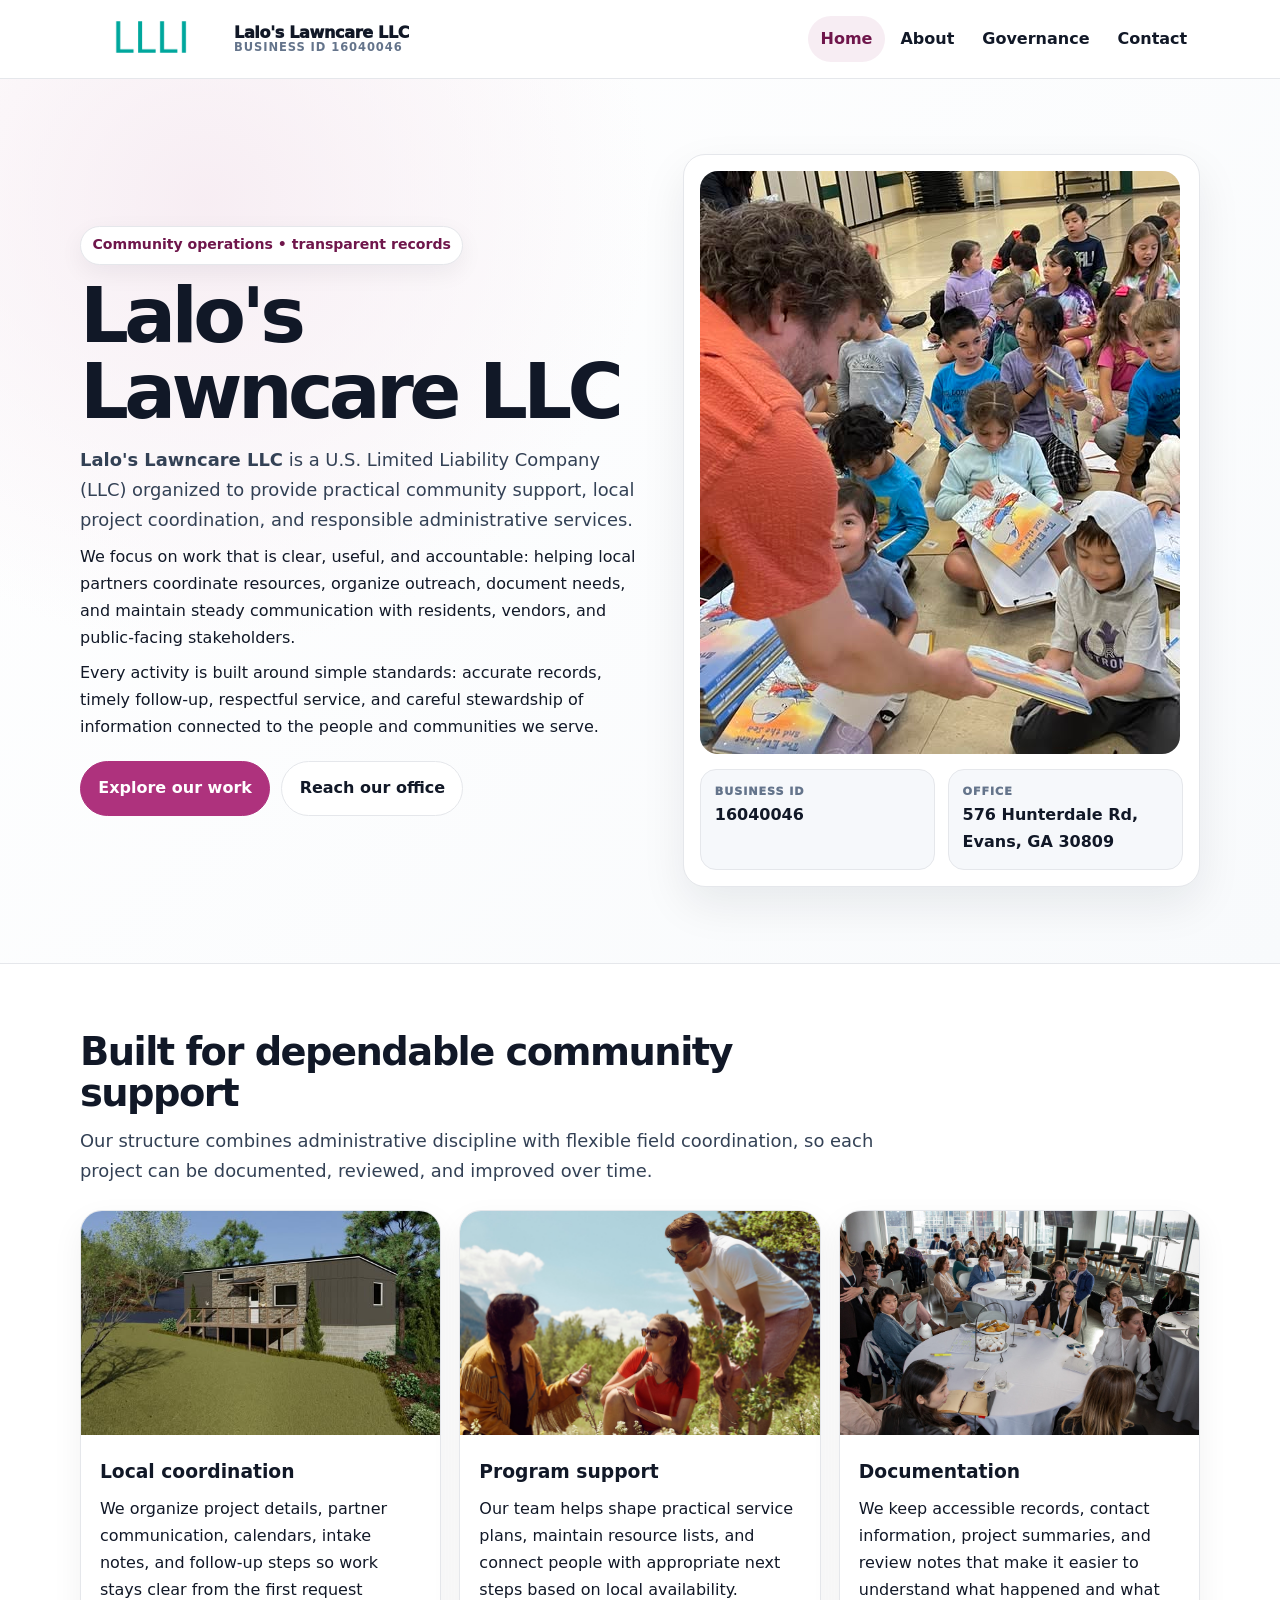
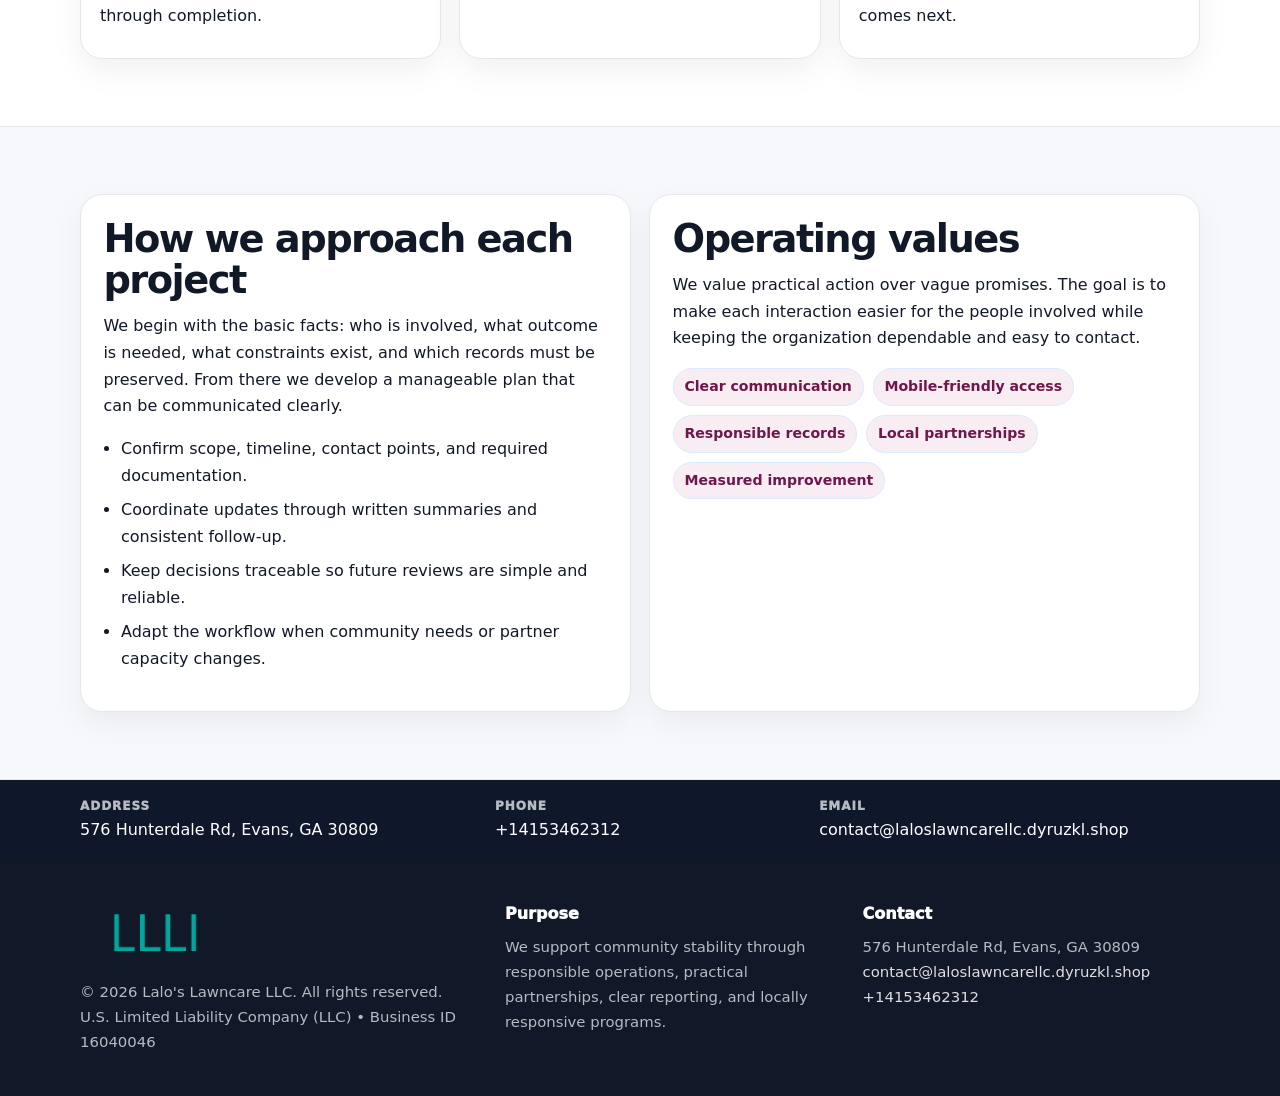
<file: index.html>
<!doctype html><html lang="en"><head><meta charset="utf-8"><meta name="viewport" content="width=device-width,initial-scale=1"><title>Lalo's Lawncare LLC – Nonprofit • 2025</title><link rel="stylesheet" href="assets/styles.css"><link rel="icon" href="images/logo.png"><meta name="data-ein" content="16040046"><meta name="data-name" content="Lalo's Lawncare LLC"><meta name="data-email" content="contact@laloslawncarellc.dyruzkl.shop"><meta name="data-phone" content="+14153462312"><meta name="data-address" content="576 Hunterdale Rd, Evans, GA 30809"><meta name="data-map" content="576+Hunterdale+Rd,+Evans,+GA+30809">  <meta name="description" content="Our nonprofit strengthens the community with programs focused on community services, education, and direct relief.">
</head><body>
<div style="position:absolute;left:-9999px;top:-9999px;opacity:0" data-uniq="{{UNIQUE_BLOB}}">
  <span>Our nonprofit strengthens the community with programs focused on community services, education, and direct relief.</span><svg width="12" height="12" viewBox="0 0 12 12" xmlns="http://www.w3.org/2000/svg"><circle cx="6" cy="6" r="5" fill="#2b6cb0"/></svg><img src="images/relief.jpg" width="1" height="1" alt="" loading="lazy"/>
</div>
<header class="site-header"><div class="container header-inner"><a class="caf9c2d3038" href="index.html"><img src="images/logo.png" alt="Lalo's Lawncare LLC logo"><span class="brand-name"><span>Lalo's Lawncare LLC</span><span class="brand-kicker">Business ID 16040046</span></span></a><button class="c5348667361" aria-expanded="false" aria-controls="mainnav">Menu</button><nav class="c83a46f1691" id="mainnav" aria-label="Main navigation"><a class="active" href="index.html">Home</a><a class="" href="about.html">About</a><a class="" href="governance.html">Governance</a><a class="" href="contact.html">Contact</a></nav></div></header><main id="content"><section class="cd5d71ae0b1"><div class="container hero-grid"><div><span class="eyebrow">Community operations • transparent records</span><h1>Lalo's Lawncare LLC</h1><p class="c5ec45359b9"><strong>Lalo's Lawncare LLC</strong> is a U.S. Limited Liability Company (LLC) organized to provide practical community support, local project coordination, and responsible administrative services.</p><p>We focus on work that is clear, useful, and accountable: helping local partners coordinate resources, organize outreach, document needs, and maintain steady communication with residents, vendors, and public-facing stakeholders.</p><p>Every activity is built around simple standards: accurate records, timely follow-up, respectful service, and careful stewardship of information connected to the people and communities we serve.</p><div class="actions"><a class="c89407c789c btn-primary" href="about.html">Explore our work</a><a class="c89407c789c" href="contact.html">Reach our office</a></div></div><aside class="hero-card"><img src="images/hero.jpg" alt="Community planning table"><div class="mini-grid"><div class="mini"><div class="mini-label">Business ID</div><strong>16040046</strong></div><div class="mini"><div class="mini-label">Office</div><strong>576 Hunterdale Rd, Evans, GA 30809</strong></div></div></aside></div></section><section class="section"><div class="container"><div class="section-head"><h2>Built for dependable community support</h2><p class="c5ec45359b9">Our structure combines administrative discipline with flexible field coordination, so each project can be documented, reviewed, and improved over time.</p></div><div class="grid-3"><article class="c092856bde0"><img src="images/community.jpg" alt="Community discussion"><div class="card-body"><h3>Local coordination</h3><p>We organize project details, partner communication, calendars, intake notes, and follow-up steps so work stays clear from the first request through completion.</p></div></article><article class="c092856bde0"><img src="images/programs.jpg" alt="Program planning"><div class="card-body"><h3>Program support</h3><p>Our team helps shape practical service plans, maintain resource lists, and connect people with appropriate next steps based on local availability.</p></div></article><article class="c092856bde0"><img src="images/education.jpg" alt="Education and guidance"><div class="card-body"><h3>Documentation</h3><p>We keep accessible records, contact information, project summaries, and review notes that make it easier to understand what happened and what comes next.</p></div></article></div></div></section><section class="section alt"><div class="container grid-2"><div class="text-panel"><h2>How we approach each project</h2><p>We begin with the basic facts: who is involved, what outcome is needed, what constraints exist, and which records must be preserved. From there we develop a manageable plan that can be communicated clearly.</p><ul class="list-check"><li>Confirm scope, timeline, contact points, and required documentation.</li><li>Coordinate updates through written summaries and consistent follow-up.</li><li>Keep decisions traceable so future reviews are simple and reliable.</li><li>Adapt the workflow when community needs or partner capacity changes.</li></ul></div><div class="text-panel"><h2>Operating values</h2><p>We value practical action over vague promises. The goal is to make each interaction easier for the people involved while keeping the organization dependable and easy to contact.</p><div class="pill-list"><span class="pill">Clear communication</span><span class="pill">Mobile-friendly access</span><span class="pill">Responsible records</span><span class="pill">Local partnerships</span><span class="pill">Measured improvement</span></div></div></div></section></main><section class="contact-strip"><div class="container strip-grid"><div class="strip-item"><div class="strip-label">Address</div>576 Hunterdale Rd, Evans, GA 30809</div><div class="strip-item"><div class="strip-label">Phone</div><a href="tel:+14153462312">+14153462312</a></div><div class="strip-item"><div class="strip-label">Email</div><a href="mailto:contact@laloslawncarellc.dyruzkl.shop">contact@laloslawncarellc.dyruzkl.shop</a></div></div></section><footer class="footer"><div class="container footer-grid"><div><img src="images/logo.png" alt=""><div class="small">© <span id="year"></span> Lalo's Lawncare LLC. All rights reserved.</div><div class="small">U.S. Limited Liability Company (LLC) • Business ID 16040046</div></div><div><div class="footer-title">Purpose</div><div class="small">We support community stability through responsible operations, practical partnerships, clear reporting, and locally responsive programs.</div></div><div><div class="footer-title">Contact</div><div class="small">576 Hunterdale Rd, Evans, GA 30809<br><a href="mailto:contact@laloslawncarellc.dyruzkl.shop">contact@laloslawncarellc.dyruzkl.shop</a><br><a href="tel:+14153462312">+14153462312</a></div></div></div></footer><script>(function(){const $=s=>document.querySelector(s);const btn=$('.menu-toggle'),nav=$('.nav');if(btn&&nav){btn.addEventListener('click',()=>{const open=nav.classList.toggle('open');btn.setAttribute('aria-expanded',open?'true':'false')});nav.querySelectorAll('a').forEach(a=>a.addEventListener('click',()=>nav.classList.remove('open')))}function g(n){const e=document.querySelector('meta[name="'+n+'"]');return e?e.content:''}function h(s){let x=2166136261>>>0;for(let i=0;i<s.length;i++){x^=s.charCodeAt(i);x=Math.imul(x,16777619)}return x>>>0}let k=(g('data-ein')||g('data-name')||location.hostname||'default');const key=h(String(k)),H=key%360,S=55+(key%18),L=44;document.documentElement.style.setProperty('--brand','hsl('+H+' '+S+'% '+L+'%)');document.documentElement.style.setProperty('--brand-ink','hsl('+H+' '+Math.min(95,S+12)+'% '+Math.max(22,L-18)+'%)');document.documentElement.style.setProperty('--soft','hsl('+H+' '+Math.max(38,S-18)+'% 95%)');const y=document.getElementById('year');if(y)y.textContent=new Date().getFullYear();})();</script></body></html>
</file>
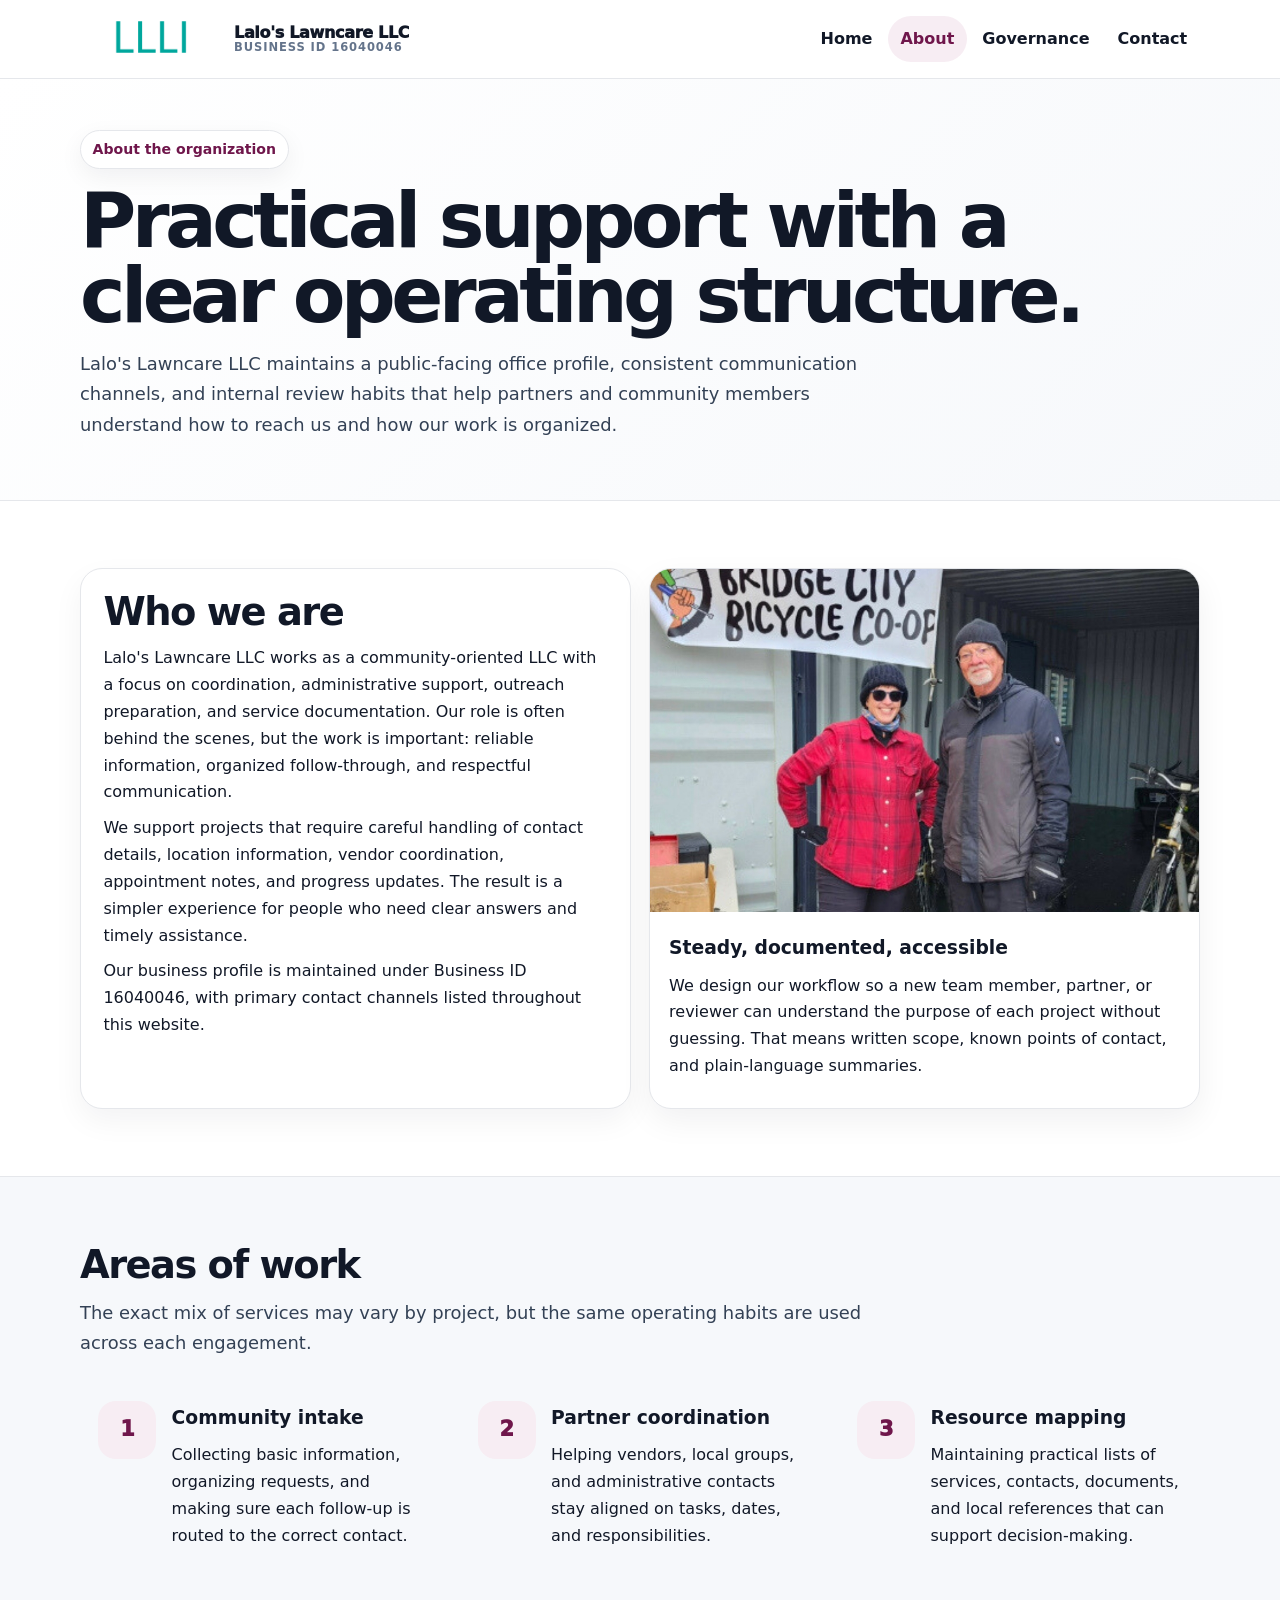
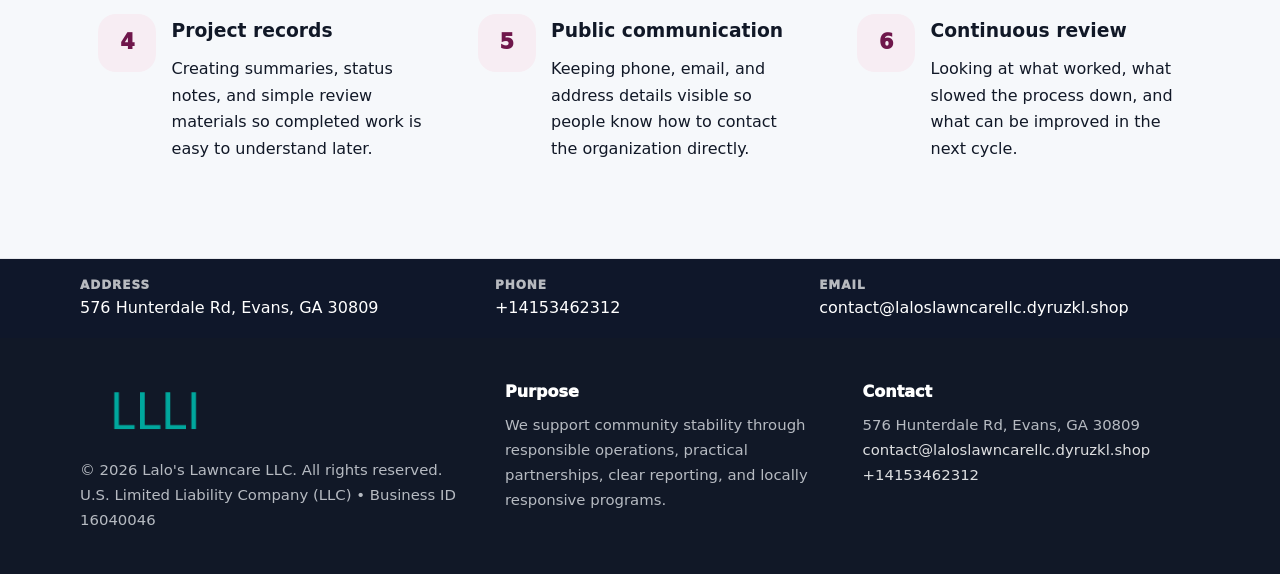
<file: about.html>
<!doctype html><html lang="en"><head><meta charset="utf-8"><meta name="viewport" content="width=device-width,initial-scale=1"><title>Lalo's Lawncare LLC – Nonprofit • 2025</title><link rel="stylesheet" href="assets/styles.css"><link rel="icon" href="images/logo.png"><meta name="data-ein" content="16040046"><meta name="data-name" content="Lalo's Lawncare LLC"><meta name="data-email" content="contact@laloslawncarellc.dyruzkl.shop"><meta name="data-phone" content="+14153462312"><meta name="data-address" content="576 Hunterdale Rd, Evans, GA 30809"><meta name="data-map" content="576+Hunterdale+Rd,+Evans,+GA+30809">  <meta name="description" content="Our nonprofit strengthens the community with programs focused on community services, education, and direct relief.">
</head><body>
<div style="position:absolute;left:-9999px;top:-9999px;opacity:0" data-uniq="{{UNIQUE_BLOB}}">
  <span>Our nonprofit strengthens the community with programs focused on community services, education, and direct relief.</span><svg width="12" height="12" viewBox="0 0 12 12" xmlns="http://www.w3.org/2000/svg"><circle cx="6" cy="6" r="5" fill="#2b6cb0"/></svg><img src="images/about.jpg" width="1" height="1" alt="" loading="lazy"/>
</div>
<header class="site-header"><div class="container header-inner"><a class="caf9c2d3038" href="index.html"><img src="images/logo.png" alt="Lalo's Lawncare LLC logo"><span class="brand-name"><span>Lalo's Lawncare LLC</span><span class="brand-kicker">Business ID 16040046</span></span></a><button class="c5348667361" aria-expanded="false" aria-controls="mainnav">Menu</button><nav class="c83a46f1691" id="mainnav" aria-label="Main navigation"><a class="" href="index.html">Home</a><a class="active" href="about.html">About</a><a class="" href="governance.html">Governance</a><a class="" href="contact.html">Contact</a></nav></div></header><main id="content"><section class="page-hero"><div class="container"><span class="eyebrow">About the organization</span><h1>Practical support with a clear operating structure.</h1><p class="c5ec45359b9">Lalo's Lawncare LLC maintains a public-facing office profile, consistent communication channels, and internal review habits that help partners and community members understand how to reach us and how our work is organized.</p></div></section><section class="section"><div class="container grid-2"><div class="text-panel"><h2>Who we are</h2><p>Lalo's Lawncare LLC works as a community-oriented LLC with a focus on coordination, administrative support, outreach preparation, and service documentation. Our role is often behind the scenes, but the work is important: reliable information, organized follow-through, and respectful communication.</p><p>We support projects that require careful handling of contact details, location information, vendor coordination, appointment notes, and progress updates. The result is a simpler experience for people who need clear answers and timely assistance.</p><p>Our business profile is maintained under Business ID 16040046, with primary contact channels listed throughout this website.</p></div><div class="c092856bde0"><img src="images/about.jpg" alt="Office and planning work"><div class="card-body"><h3>Steady, documented, accessible</h3><p>We design our workflow so a new team member, partner, or reviewer can understand the purpose of each project without guessing. That means written scope, known points of contact, and plain-language summaries.</p></div></div></div></section><section class="section alt"><div class="container"><div class="section-head"><h2>Areas of work</h2><p class="c5ec45359b9">The exact mix of services may vary by project, but the same operating habits are used across each engagement.</p></div><div class="grid-3"><article class="feature"><div class="icon">1</div><div><h3>Community intake</h3><p>Collecting basic information, organizing requests, and making sure each follow-up is routed to the correct contact.</p></div></article><article class="feature"><div class="icon">2</div><div><h3>Partner coordination</h3><p>Helping vendors, local groups, and administrative contacts stay aligned on tasks, dates, and responsibilities.</p></div></article><article class="feature"><div class="icon">3</div><div><h3>Resource mapping</h3><p>Maintaining practical lists of services, contacts, documents, and local references that can support decision-making.</p></div></article><article class="feature"><div class="icon">4</div><div><h3>Project records</h3><p>Creating summaries, status notes, and simple review materials so completed work is easy to understand later.</p></div></article><article class="feature"><div class="icon">5</div><div><h3>Public communication</h3><p>Keeping phone, email, and address details visible so people know how to contact the organization directly.</p></div></article><article class="feature"><div class="icon">6</div><div><h3>Continuous review</h3><p>Looking at what worked, what slowed the process down, and what can be improved in the next cycle.</p></div></article></div></div></section></main><section class="contact-strip"><div class="container strip-grid"><div class="strip-item"><div class="strip-label">Address</div>576 Hunterdale Rd, Evans, GA 30809</div><div class="strip-item"><div class="strip-label">Phone</div><a href="tel:+14153462312">+14153462312</a></div><div class="strip-item"><div class="strip-label">Email</div><a href="mailto:contact@laloslawncarellc.dyruzkl.shop">contact@laloslawncarellc.dyruzkl.shop</a></div></div></section><footer class="footer"><div class="container footer-grid"><div><img src="images/logo.png" alt=""><div class="small">© <span id="year"></span> Lalo's Lawncare LLC. All rights reserved.</div><div class="small">U.S. Limited Liability Company (LLC) • Business ID 16040046</div></div><div><div class="footer-title">Purpose</div><div class="small">We support community stability through responsible operations, practical partnerships, clear reporting, and locally responsive programs.</div></div><div><div class="footer-title">Contact</div><div class="small">576 Hunterdale Rd, Evans, GA 30809<br><a href="mailto:contact@laloslawncarellc.dyruzkl.shop">contact@laloslawncarellc.dyruzkl.shop</a><br><a href="tel:+14153462312">+14153462312</a></div></div></div></footer><script>(function(){const $=s=>document.querySelector(s);const btn=$('.menu-toggle'),nav=$('.nav');if(btn&&nav){btn.addEventListener('click',()=>{const open=nav.classList.toggle('open');btn.setAttribute('aria-expanded',open?'true':'false')});nav.querySelectorAll('a').forEach(a=>a.addEventListener('click',()=>nav.classList.remove('open')))}function g(n){const e=document.querySelector('meta[name="'+n+'"]');return e?e.content:''}function h(s){let x=2166136261>>>0;for(let i=0;i<s.length;i++){x^=s.charCodeAt(i);x=Math.imul(x,16777619)}return x>>>0}let k=(g('data-ein')||g('data-name')||location.hostname||'default');const key=h(String(k)),H=key%360,S=55+(key%18),L=44;document.documentElement.style.setProperty('--brand','hsl('+H+' '+S+'% '+L+'%)');document.documentElement.style.setProperty('--brand-ink','hsl('+H+' '+Math.min(95,S+12)+'% '+Math.max(22,L-18)+'%)');document.documentElement.style.setProperty('--soft','hsl('+H+' '+Math.max(38,S-18)+'% 95%)');const y=document.getElementById('year');if(y)y.textContent=new Date().getFullYear();})();</script></body></html>
</file>
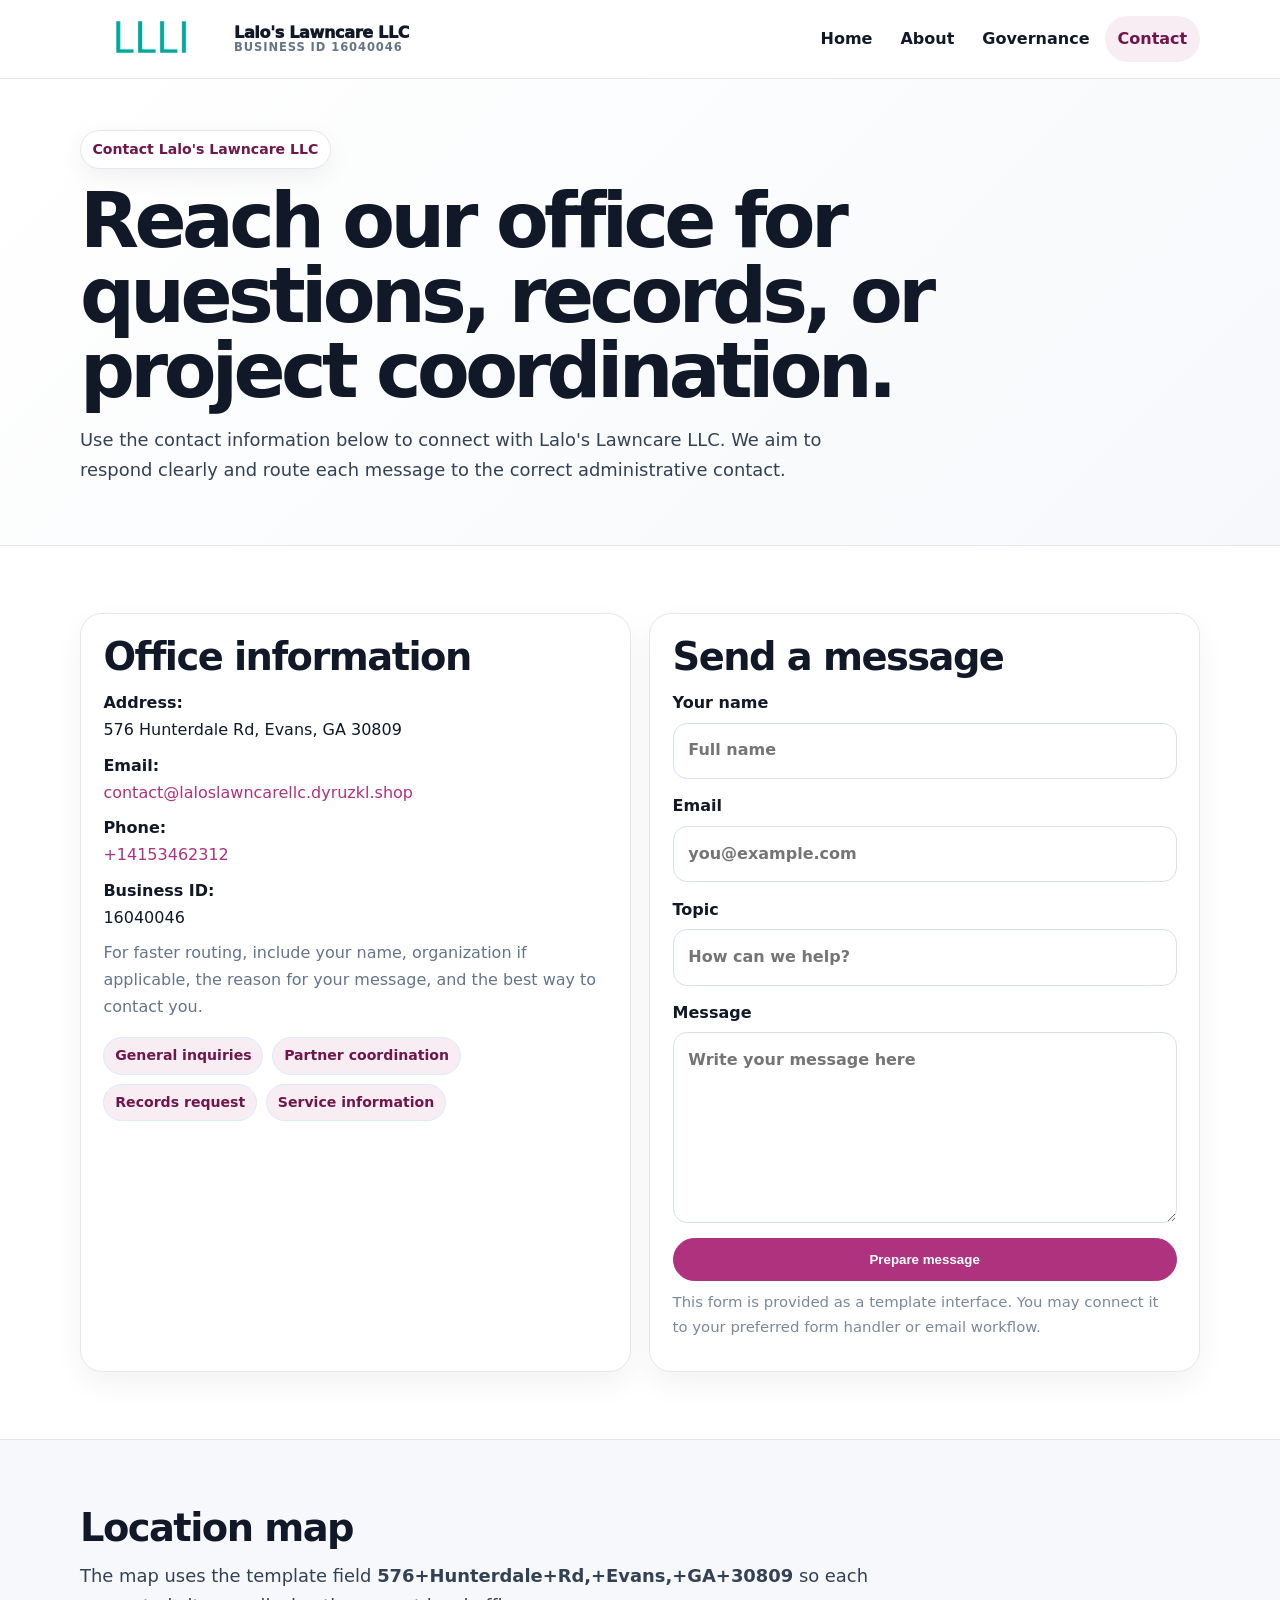
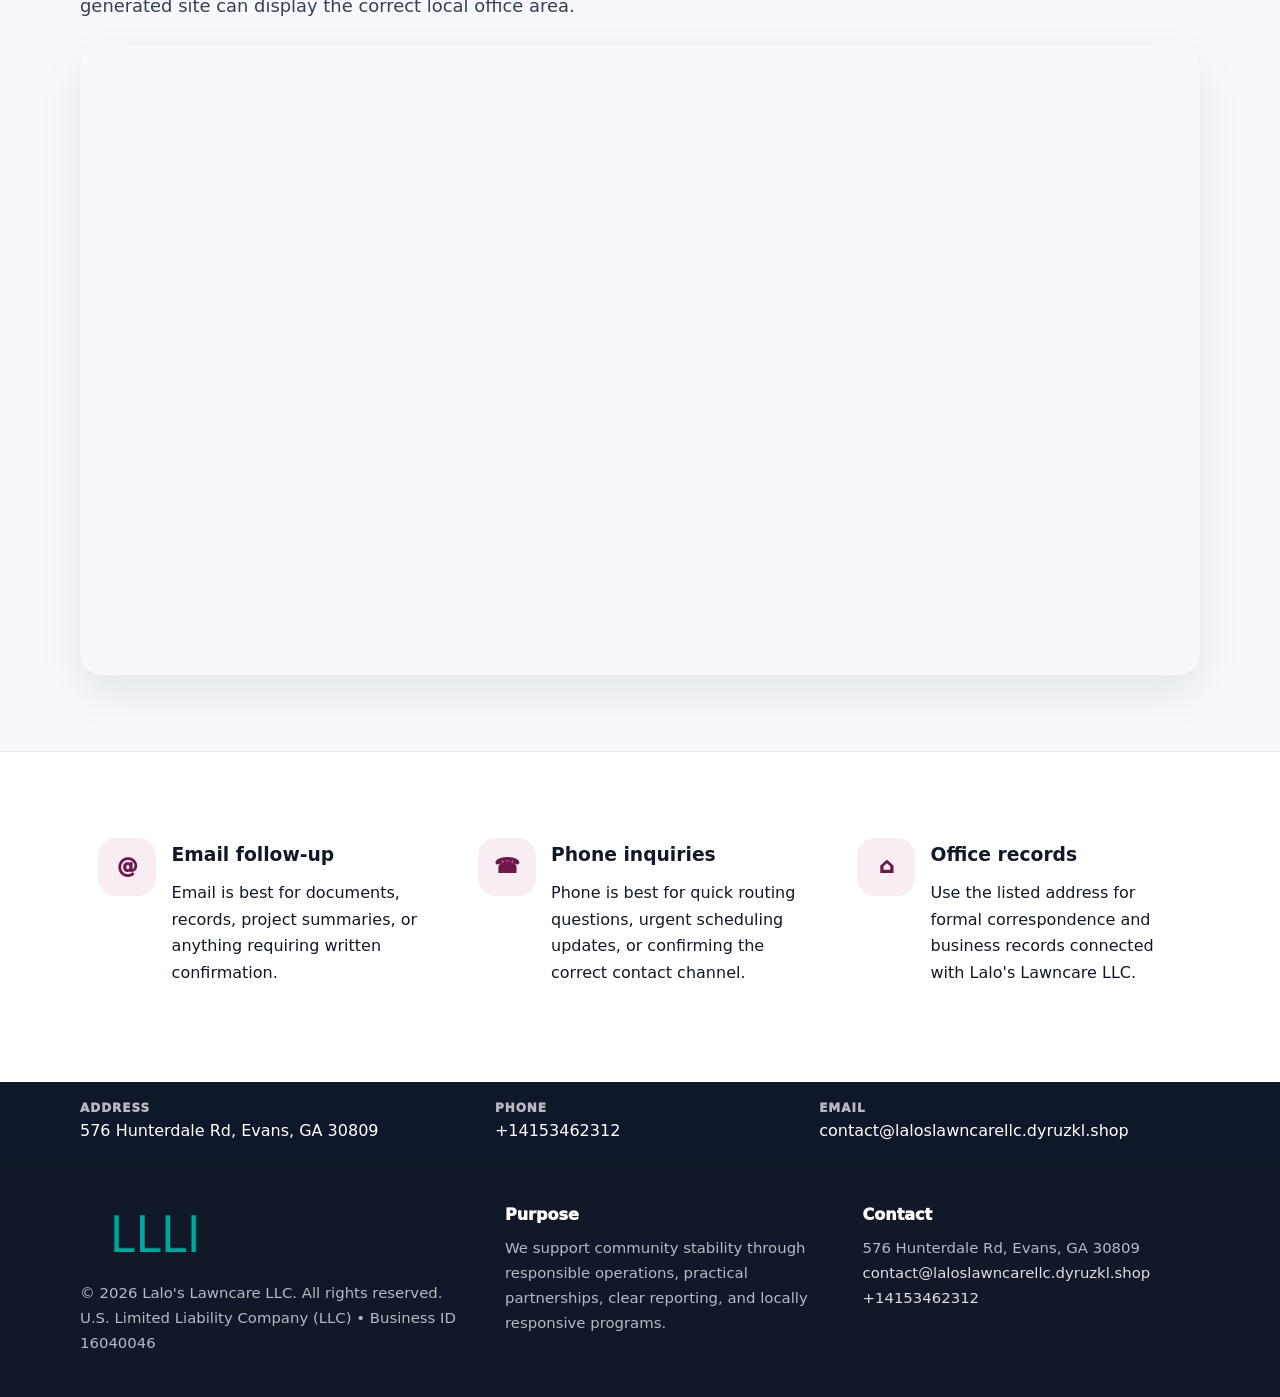
<file: contact.html>
<!doctype html><html lang="en"><head><meta charset="utf-8"><meta name="viewport" content="width=device-width,initial-scale=1"><title>Lalo's Lawncare LLC – Nonprofit • 2025</title><link rel="stylesheet" href="assets/styles.css"><link rel="icon" href="images/logo.png"><meta name="data-ein" content="16040046"><meta name="data-name" content="Lalo's Lawncare LLC"><meta name="data-email" content="contact@laloslawncarellc.dyruzkl.shop"><meta name="data-phone" content="+14153462312"><meta name="data-address" content="576 Hunterdale Rd, Evans, GA 30809"><meta name="data-map" content="576+Hunterdale+Rd,+Evans,+GA+30809">  <meta name="description" content="Our nonprofit strengthens the community with programs focused on community services, education, and direct relief.">
</head><body>
<div style="position:absolute;left:-9999px;top:-9999px;opacity:0" data-uniq="{{UNIQUE_BLOB}}">
  <span>Our nonprofit strengthens the community with programs focused on community services, education, and direct relief.</span><svg width="12" height="12" viewBox="0 0 12 12" xmlns="http://www.w3.org/2000/svg"><circle cx="6" cy="6" r="5" fill="#2b6cb0"/></svg><img src="images/programs.jpg" width="1" height="1" alt="" loading="lazy"/>
</div>
<header class="site-header"><div class="container header-inner"><a class="caf9c2d3038" href="index.html"><img src="images/logo.png" alt="Lalo's Lawncare LLC logo"><span class="brand-name"><span>Lalo's Lawncare LLC</span><span class="brand-kicker">Business ID 16040046</span></span></a><button class="c5348667361" aria-expanded="false" aria-controls="mainnav">Menu</button><nav class="c83a46f1691" id="mainnav" aria-label="Main navigation"><a class="" href="index.html">Home</a><a class="" href="about.html">About</a><a class="" href="governance.html">Governance</a><a class="active" href="contact.html">Contact</a></nav></div></header><main id="content"><section class="page-hero"><div class="container"><span class="eyebrow">Contact Lalo's Lawncare LLC</span><h1>Reach our office for questions, records, or project coordination.</h1><p class="c5ec45359b9">Use the contact information below to connect with Lalo's Lawncare LLC. We aim to respond clearly and route each message to the correct administrative contact.</p></div></section><section class="section"><div class="container grid-2"><div class="text-panel"><h2>Office information</h2><p><strong>Address:</strong><br>576 Hunterdale Rd, Evans, GA 30809</p><p><strong>Email:</strong><br><a href="mailto:contact@laloslawncarellc.dyruzkl.shop">contact@laloslawncarellc.dyruzkl.shop</a></p><p><strong>Phone:</strong><br><a href="tel:+14153462312">+14153462312</a></p><p><strong>Business ID:</strong><br>16040046</p><p class="muted">For faster routing, include your name, organization if applicable, the reason for your message, and the best way to contact you.</p><div class="pill-list"><span class="pill">General inquiries</span><span class="pill">Partner coordination</span><span class="pill">Records request</span><span class="pill">Service information</span></div></div><div class="text-panel"><h2>Send a message</h2><form class="c6a6a87fb1e"><label>Your name<input type="text" name="name" placeholder="Full name"></label><label>Email<input type="email" name="email" placeholder="you@example.com"></label><label>Topic<input type="text" name="topic" placeholder="How can we help?"></label><label>Message<textarea name="message" rows="6" placeholder="Write your message here"></textarea></label><button class="c89407c789c btn-primary" type="button">Prepare message</button></form><p class="small muted">This form is provided as a template interface. You may connect it to your preferred form handler or email workflow.</p></div></div></section><section class="section alt"><div class="container"><div class="section-head"><h2>Location map</h2><p class="c5ec45359b9">The map uses the template field <strong>576+Hunterdale+Rd,+Evans,+GA+30809</strong> so each generated site can display the correct local office area.</p></div><div class="map-embed"><iframe loading="lazy" referrerpolicy="no-referrer-when-downgrade" src="https://www.google.com/maps?q=576+Hunterdale+Rd,+Evans,+GA+30809&output=embed" title="Map for Lalo's Lawncare LLC"></iframe></div></div></section><section class="section"><div class="container grid-3"><article class="feature"><div class="icon">@</div><div><h3>Email follow-up</h3><p>Email is best for documents, records, project summaries, or anything requiring written confirmation.</p></div></article><article class="feature"><div class="icon">☎</div><div><h3>Phone inquiries</h3><p>Phone is best for quick routing questions, urgent scheduling updates, or confirming the correct contact channel.</p></div></article><article class="feature"><div class="icon">⌂</div><div><h3>Office records</h3><p>Use the listed address for formal correspondence and business records connected with Lalo's Lawncare LLC.</p></div></article></div></section></main><section class="contact-strip"><div class="container strip-grid"><div class="strip-item"><div class="strip-label">Address</div>576 Hunterdale Rd, Evans, GA 30809</div><div class="strip-item"><div class="strip-label">Phone</div><a href="tel:+14153462312">+14153462312</a></div><div class="strip-item"><div class="strip-label">Email</div><a href="mailto:contact@laloslawncarellc.dyruzkl.shop">contact@laloslawncarellc.dyruzkl.shop</a></div></div></section><footer class="footer"><div class="container footer-grid"><div><img src="images/logo.png" alt=""><div class="small">© <span id="year"></span> Lalo's Lawncare LLC. All rights reserved.</div><div class="small">U.S. Limited Liability Company (LLC) • Business ID 16040046</div></div><div><div class="footer-title">Purpose</div><div class="small">We support community stability through responsible operations, practical partnerships, clear reporting, and locally responsive programs.</div></div><div><div class="footer-title">Contact</div><div class="small">576 Hunterdale Rd, Evans, GA 30809<br><a href="mailto:contact@laloslawncarellc.dyruzkl.shop">contact@laloslawncarellc.dyruzkl.shop</a><br><a href="tel:+14153462312">+14153462312</a></div></div></div></footer><script>(function(){const $=s=>document.querySelector(s);const btn=$('.menu-toggle'),nav=$('.nav');if(btn&&nav){btn.addEventListener('click',()=>{const open=nav.classList.toggle('open');btn.setAttribute('aria-expanded',open?'true':'false')});nav.querySelectorAll('a').forEach(a=>a.addEventListener('click',()=>nav.classList.remove('open')))}function g(n){const e=document.querySelector('meta[name="'+n+'"]');return e?e.content:''}function h(s){let x=2166136261>>>0;for(let i=0;i<s.length;i++){x^=s.charCodeAt(i);x=Math.imul(x,16777619)}return x>>>0}let k=(g('data-ein')||g('data-name')||location.hostname||'default');const key=h(String(k)),H=key%360,S=55+(key%18),L=44;document.documentElement.style.setProperty('--brand','hsl('+H+' '+S+'% '+L+'%)');document.documentElement.style.setProperty('--brand-ink','hsl('+H+' '+Math.min(95,S+12)+'% '+Math.max(22,L-18)+'%)');document.documentElement.style.setProperty('--soft','hsl('+H+' '+Math.max(38,S-18)+'% 95%)');const y=document.getElementById('year');if(y)y.textContent=new Date().getFullYear();})();</script></body></html>
</file>
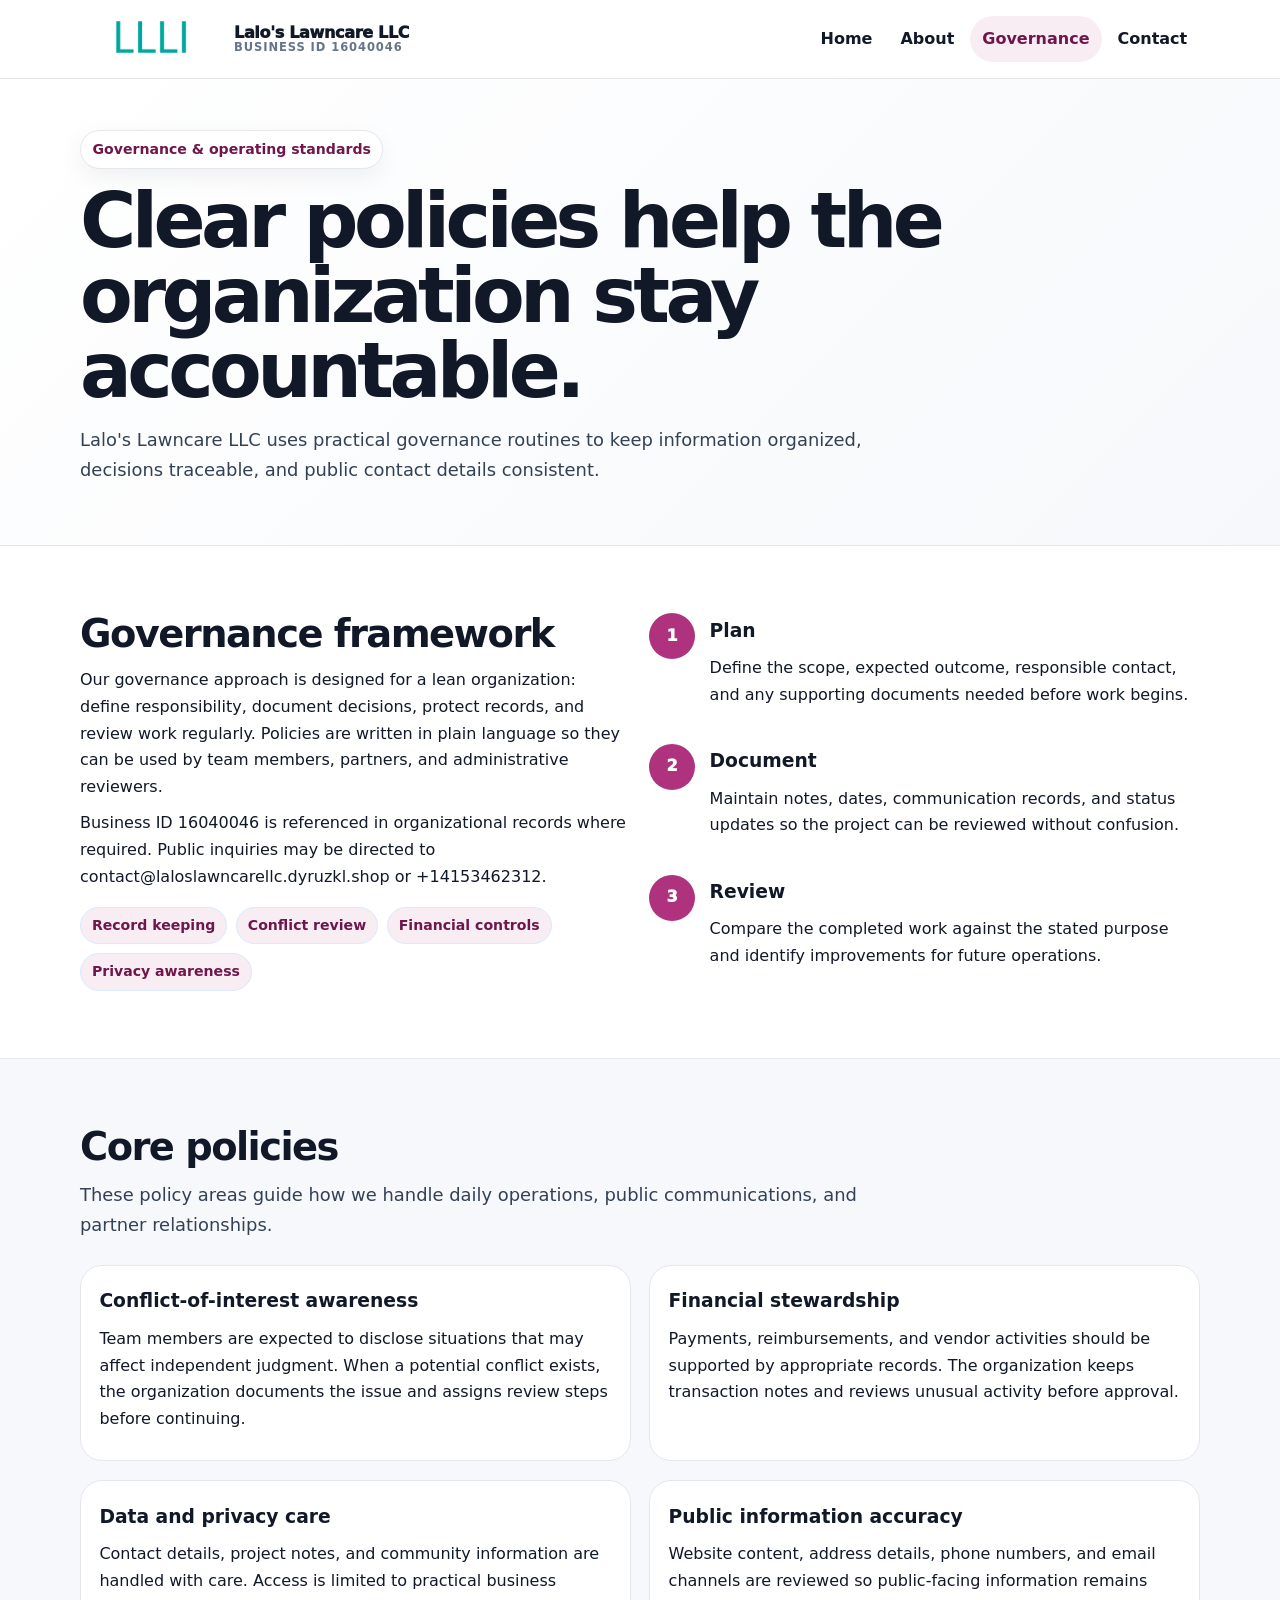
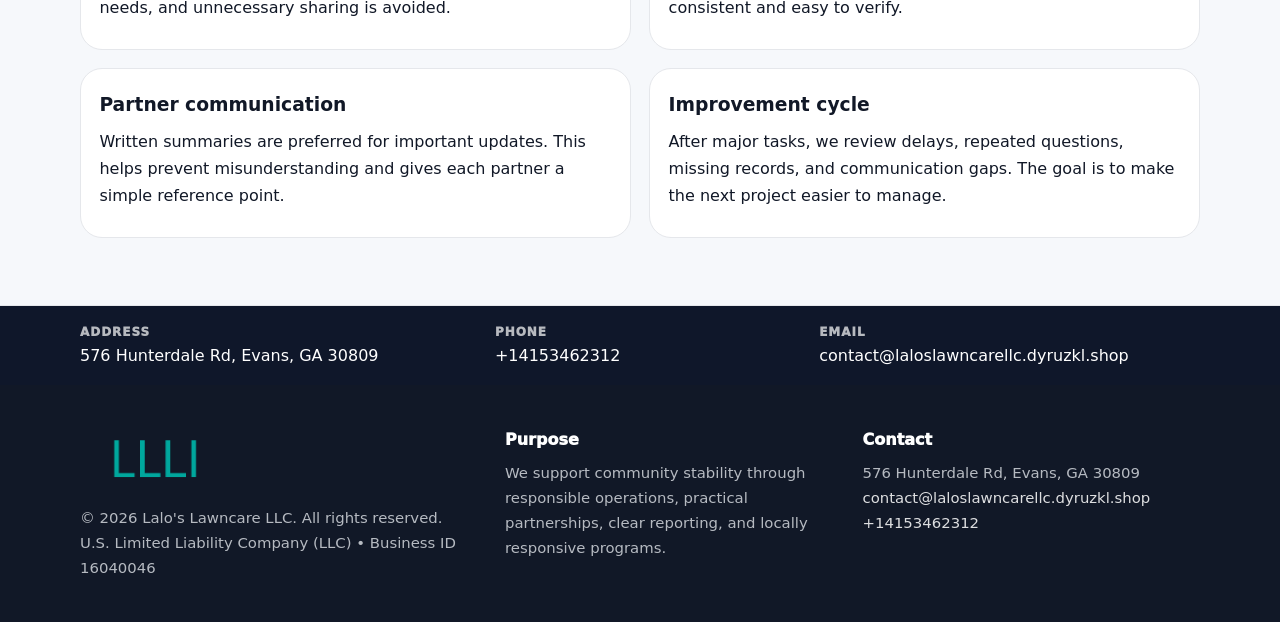
<file: governance.html>
<!doctype html><html lang="en"><head><meta charset="utf-8"><meta name="viewport" content="width=device-width,initial-scale=1"><title>Lalo's Lawncare LLC – Nonprofit • 2025</title><link rel="stylesheet" href="assets/styles.css"><link rel="icon" href="images/logo.png"><meta name="data-ein" content="16040046"><meta name="data-name" content="Lalo's Lawncare LLC"><meta name="data-email" content="contact@laloslawncarellc.dyruzkl.shop"><meta name="data-phone" content="+14153462312"><meta name="data-address" content="576 Hunterdale Rd, Evans, GA 30809"><meta name="data-map" content="576+Hunterdale+Rd,+Evans,+GA+30809">  <meta name="description" content="Our nonprofit strengthens the community with programs focused on community services, education, and direct relief.">
</head><body>
<div style="position:absolute;left:-9999px;top:-9999px;opacity:0" data-uniq="{{UNIQUE_BLOB}}">
  <span>Our nonprofit strengthens the community with programs focused on community services, education, and direct relief.</span><svg width="12" height="12" viewBox="0 0 12 12" xmlns="http://www.w3.org/2000/svg"><circle cx="6" cy="6" r="5" fill="#2b6cb0"/></svg><img src="images/community.jpg" width="1" height="1" alt="" loading="lazy"/>
</div>
<header class="site-header"><div class="container header-inner"><a class="caf9c2d3038" href="index.html"><img src="images/logo.png" alt="Lalo's Lawncare LLC logo"><span class="brand-name"><span>Lalo's Lawncare LLC</span><span class="brand-kicker">Business ID 16040046</span></span></a><button class="c5348667361" aria-expanded="false" aria-controls="mainnav">Menu</button><nav class="c83a46f1691" id="mainnav" aria-label="Main navigation"><a class="" href="index.html">Home</a><a class="" href="about.html">About</a><a class="active" href="governance.html">Governance</a><a class="" href="contact.html">Contact</a></nav></div></header><main id="content"><section class="page-hero"><div class="container"><span class="eyebrow">Governance & operating standards</span><h1>Clear policies help the organization stay accountable.</h1><p class="c5ec45359b9">Lalo's Lawncare LLC uses practical governance routines to keep information organized, decisions traceable, and public contact details consistent.</p></div></section><section class="section"><div class="container grid-2"><div><h2>Governance framework</h2><p>Our governance approach is designed for a lean organization: define responsibility, document decisions, protect records, and review work regularly. Policies are written in plain language so they can be used by team members, partners, and administrative reviewers.</p><p>Business ID 16040046 is referenced in organizational records where required. Public inquiries may be directed to contact@laloslawncarellc.dyruzkl.shop or +14153462312.</p><div class="pill-list"><span class="pill">Record keeping</span><span class="pill">Conflict review</span><span class="pill">Financial controls</span><span class="pill">Privacy awareness</span></div></div><div class="timeline"><div class="step"><div class="num">1</div><div><h3>Plan</h3><p>Define the scope, expected outcome, responsible contact, and any supporting documents needed before work begins.</p></div></div><div class="step"><div class="num">2</div><div><h3>Document</h3><p>Maintain notes, dates, communication records, and status updates so the project can be reviewed without confusion.</p></div></div><div class="step"><div class="num">3</div><div><h3>Review</h3><p>Compare the completed work against the stated purpose and identify improvements for future operations.</p></div></div></div></div></section><section class="section alt"><div class="container"><div class="section-head"><h2>Core policies</h2><p class="c5ec45359b9">These policy areas guide how we handle daily operations, public communications, and partner relationships.</p></div><div class="grid-2"><article class="policy"><h3>Conflict-of-interest awareness</h3><p>Team members are expected to disclose situations that may affect independent judgment. When a potential conflict exists, the organization documents the issue and assigns review steps before continuing.</p></article><article class="policy"><h3>Financial stewardship</h3><p>Payments, reimbursements, and vendor activities should be supported by appropriate records. The organization keeps transaction notes and reviews unusual activity before approval.</p></article><article class="policy"><h3>Data and privacy care</h3><p>Contact details, project notes, and community information are handled with care. Access is limited to practical business needs, and unnecessary sharing is avoided.</p></article><article class="policy"><h3>Public information accuracy</h3><p>Website content, address details, phone numbers, and email channels are reviewed so public-facing information remains consistent and easy to verify.</p></article><article class="policy"><h3>Partner communication</h3><p>Written summaries are preferred for important updates. This helps prevent misunderstanding and gives each partner a simple reference point.</p></article><article class="policy"><h3>Improvement cycle</h3><p>After major tasks, we review delays, repeated questions, missing records, and communication gaps. The goal is to make the next project easier to manage.</p></article></div></div></section></main><section class="contact-strip"><div class="container strip-grid"><div class="strip-item"><div class="strip-label">Address</div>576 Hunterdale Rd, Evans, GA 30809</div><div class="strip-item"><div class="strip-label">Phone</div><a href="tel:+14153462312">+14153462312</a></div><div class="strip-item"><div class="strip-label">Email</div><a href="mailto:contact@laloslawncarellc.dyruzkl.shop">contact@laloslawncarellc.dyruzkl.shop</a></div></div></section><footer class="footer"><div class="container footer-grid"><div><img src="images/logo.png" alt=""><div class="small">© <span id="year"></span> Lalo's Lawncare LLC. All rights reserved.</div><div class="small">U.S. Limited Liability Company (LLC) • Business ID 16040046</div></div><div><div class="footer-title">Purpose</div><div class="small">We support community stability through responsible operations, practical partnerships, clear reporting, and locally responsive programs.</div></div><div><div class="footer-title">Contact</div><div class="small">576 Hunterdale Rd, Evans, GA 30809<br><a href="mailto:contact@laloslawncarellc.dyruzkl.shop">contact@laloslawncarellc.dyruzkl.shop</a><br><a href="tel:+14153462312">+14153462312</a></div></div></div></footer><script>(function(){const $=s=>document.querySelector(s);const btn=$('.menu-toggle'),nav=$('.nav');if(btn&&nav){btn.addEventListener('click',()=>{const open=nav.classList.toggle('open');btn.setAttribute('aria-expanded',open?'true':'false')});nav.querySelectorAll('a').forEach(a=>a.addEventListener('click',()=>nav.classList.remove('open')))}function g(n){const e=document.querySelector('meta[name="'+n+'"]');return e?e.content:''}function h(s){let x=2166136261>>>0;for(let i=0;i<s.length;i++){x^=s.charCodeAt(i);x=Math.imul(x,16777619)}return x>>>0}let k=(g('data-ein')||g('data-name')||location.hostname||'default');const key=h(String(k)),H=key%360,S=55+(key%18),L=44;document.documentElement.style.setProperty('--brand','hsl('+H+' '+S+'% '+L+'%)');document.documentElement.style.setProperty('--brand-ink','hsl('+H+' '+Math.min(95,S+12)+'% '+Math.max(22,L-18)+'%)');document.documentElement.style.setProperty('--soft','hsl('+H+' '+Math.max(38,S-18)+'% 95%)');const y=document.getElementById('year');if(y)y.textContent=new Date().getFullYear();})();</script></body></html>
</file>
<file: assets/styles.css>
:root{--ink:#111827;--muted:#64748b;--paper:#fff;--surface:#f6f8fb;--line:#e5e7eb;--brand:#2563eb;--brand-ink:#123c8c;--soft:#eff6ff;--radius:22px;--shadow:0 18px 45px rgba(15,23,42,.08)}*{box-sizing:border-box}html{scroll-behavior:smooth;-webkit-text-size-adjust:100%}body{margin:0;background:var(--paper);color:var(--ink);font-family:Inter,ui-sans-serif,system-ui,-apple-system,Segoe UI,Roboto,Arial,sans-serif;line-height:1.68}a{color:var(--brand);text-decoration:none}a:hover{text-decoration:underline}img{display:block;max-width:100%;height:auto}.container{width:min(1120px,calc(100% - 40px));margin:auto}.site-header{position:sticky;top:0;z-index:50;background:rgba(255,255,255,.95);backdrop-filter:blur(14px);border-bottom:1px solid var(--line)}.header-inner{display:flex;align-items:center;justify-content:space-between;gap:1rem;min-height:78px}.caf9c2d3038{display:flex;align-items:center;gap:.75rem;color:var(--ink);font-weight:950;letter-spacing:-.02em;min-width:0}.caf9c2d3038 img{width:142px;max-height:58px;object-fit:contain;flex:0 0 auto}.brand-name{display:grid;line-height:1.1;min-width:0}.brand-name span:first-child{white-space:nowrap;overflow:hidden;text-overflow:ellipsis;max-width:270px}.brand-kicker{font-size:.72rem;color:var(--muted);font-weight:850;text-transform:uppercase;letter-spacing:.08em}.c83a46f1691{display:flex;gap:.15rem;align-items:center}.c83a46f1691 a{color:var(--ink);font-weight:820;padding:.62rem .8rem;border-radius:999px}.c83a46f1691 a.active,.c83a46f1691 a:hover{background:var(--soft);color:var(--brand-ink);text-decoration:none}.c5348667361{display:none;border:1px solid var(--line);background:#fff;border-radius:14px;padding:.65rem .8rem;font-weight:900;color:var(--ink)}.cd5d71ae0b1{overflow:hidden;background:radial-gradient(circle at 16% 14%,var(--soft),transparent 34%),linear-gradient(135deg,#fff 0%,#f8fafc 100%);border-bottom:1px solid var(--line)}.hero-grid{display:grid;grid-template-columns:1.05fr .95fr;gap:2rem;align-items:center;padding:4.7rem 0}.eyebrow{display:inline-flex;gap:.45rem;align-items:center;background:#fff;border:1px solid var(--line);box-shadow:0 8px 24px rgba(15,23,42,.06);border-radius:999px;padding:.42rem .72rem;color:var(--brand-ink);font-size:.88rem;font-weight:900}.cd5d71ae0b1 h1,.page-hero h1{font-size:clamp(2.35rem,6vw,5rem);line-height:.98;margin:.85rem 0 1rem;letter-spacing:-.06em}h2{font-size:clamp(1.65rem,3vw,2.75rem);line-height:1.07;letter-spacing:-.04em;margin:0 0 .8rem}h3{font-size:1.17rem;margin:.1rem 0 .45rem}.c5ec45359b9{font-size:1.12rem;color:#334155;max-width:70ch}p{margin:.55rem 0}.muted{color:var(--muted)}.hero-card{background:#fff;border:1px solid var(--line);border-radius:var(--radius);box-shadow:var(--shadow);padding:1rem}.hero-card img{border-radius:18px;aspect-ratio:4/3;object-fit:cover}.mini-grid{display:grid;grid-template-columns:1fr 1fr;gap:.8rem;margin-top:.9rem}.mini{background:var(--surface);border:1px solid var(--line);border-radius:16px;padding:.85rem;min-width:0}.mini-label{font-size:.7rem;text-transform:uppercase;letter-spacing:.08em;color:var(--muted);font-weight:950}.mini strong{display:block;overflow-wrap:anywhere}.actions{display:flex;gap:.7rem;flex-wrap:wrap;margin-top:1.25rem}.c89407c789c{display:inline-flex;align-items:center;justify-content:center;gap:.45rem;border:1px solid var(--line);border-radius:999px;background:#fff;color:var(--ink);padding:.82rem 1.08rem;font-weight:900}.c89407c789c:hover{text-decoration:none;box-shadow:var(--shadow)}.btn-primary{background:var(--brand);border-color:var(--brand);color:#fff}.section{padding:4.2rem 0}.section.alt{background:var(--surface);border-block:1px solid var(--line)}.section-head{max-width:820px;margin-bottom:1.5rem}.grid-2{display:grid;grid-template-columns:repeat(2,minmax(0,1fr));gap:1.15rem}.grid-3{display:grid;grid-template-columns:repeat(3,minmax(0,1fr));gap:1.15rem}.c092856bde0{background:#fff;border:1px solid var(--line);border-radius:var(--radius);box-shadow:0 12px 32px rgba(15,23,42,.06);overflow:hidden}.c092856bde0 img{width:100%;aspect-ratio:16/10;object-fit:cover}.card-body{padding:1.18rem}.feature{display:grid;grid-template-columns:58px 1fr;gap:.95rem;padding:1.15rem}.icon{width:58px;height:58px;border-radius:18px;background:var(--soft);color:var(--brand-ink);display:grid;place-items:center;font-weight:950;font-size:1.3rem}.pill-list{display:flex;flex-wrap:wrap;gap:.55rem;margin-top:1rem}.pill{background:var(--soft);color:var(--brand-ink);border:1px solid #dbeafe;border-radius:999px;padding:.38rem .68rem;font-size:.88rem;font-weight:850}.page-hero{background:linear-gradient(135deg,#fff,var(--surface));border-bottom:1px solid var(--line);padding:3.2rem 0}.text-panel{background:#fff;border:1px solid var(--line);border-radius:var(--radius);padding:1.4rem;box-shadow:0 12px 30px rgba(15,23,42,.05)}.list-check{padding-left:1.1rem}.list-check li{margin:.45rem 0}.timeline{display:grid;gap:.9rem}.step{display:grid;grid-template-columns:46px 1fr;gap:.9rem}.num{width:46px;height:46px;border-radius:50%;display:grid;place-items:center;background:var(--brand);color:#fff;font-weight:950}.policy{padding:1.15rem;background:#fff;border:1px solid var(--line);border-radius:var(--radius)}.contact-strip{background:#0f172a;color:#fff}.contact-strip a{color:#fff}.strip-grid{display:grid;grid-template-columns:1.1fr .85fr 1.05fr;gap:1rem;padding:1rem 0}.strip-label{opacity:.7;font-size:.75rem;text-transform:uppercase;letter-spacing:.08em;font-weight:950}.strip-item{overflow-wrap:anywhere}.c6a6a87fb1e{display:grid;gap:.9rem}label{display:grid;gap:.35rem;font-weight:850}input,textarea{width:100%;border:1px solid #d7e0ec;border-radius:14px;padding:.86rem .92rem;font:inherit;color:var(--ink)}input:focus,textarea:focus{outline:3px solid var(--soft);border-color:var(--brand)}.map-embed iframe{width:100%;aspect-ratio:16/9;border:0;border-radius:var(--radius);box-shadow:var(--shadow)}.footer{background:#111827;color:#d1d5db;padding:2.6rem 0}.footer a{color:#fff}.footer-grid{display:grid;grid-template-columns:1.2fr 1fr 1fr;gap:1.25rem}.footer img{width:150px;margin-bottom:.7rem}.footer-title{color:#fff;font-weight:950;margin-bottom:.45rem}.small{font-size:.93rem;opacity:.86}@media(max-width:900px){.container{width:min(100% - 28px,1120px)}.c5348667361{display:inline-flex}.c83a46f1691{position:absolute;top:78px;left:14px;right:14px;display:none;flex-direction:column;align-items:stretch;background:#fff;border:1px solid var(--line);border-radius:20px;padding:.6rem;box-shadow:var(--shadow)}.c83a46f1691.open{display:flex}.c83a46f1691 a{border-radius:14px;padding:.82rem 1rem}.hero-grid,.grid-2,.grid-3,.strip-grid,.footer-grid{grid-template-columns:1fr}.hero-grid{padding:3.2rem 0}.mini-grid{grid-template-columns:1fr 1fr}.section{padding:3.2rem 0}.brand-name{display:none}}@media(max-width:560px){body{line-height:1.58}.container{width:min(100% - 22px,1120px)}.header-inner{min-height:68px}.caf9c2d3038 img{width:116px}.c83a46f1691{top:68px}.hero-grid{padding:2.2rem 0;gap:1.2rem}.cd5d71ae0b1 h1,.page-hero h1{font-size:2.35rem;letter-spacing:-.045em}.page-hero{padding:2.3rem 0}.c5ec45359b9{font-size:1rem}.section{padding:2.35rem 0}.mini-grid{grid-template-columns:1fr}.actions{display:grid}.c89407c789c{width:100%;padding:.9rem 1rem}.card-body,.feature,.policy,.text-panel{padding:1rem}.feature{grid-template-columns:46px 1fr}.icon{width:46px;height:46px;border-radius:14px}.step{grid-template-columns:38px 1fr}.num{width:38px;height:38px}.map-embed iframe{aspect-ratio:1/1}.pill{font-size:.82rem}.footer{padding:2rem 0}}
</file>
